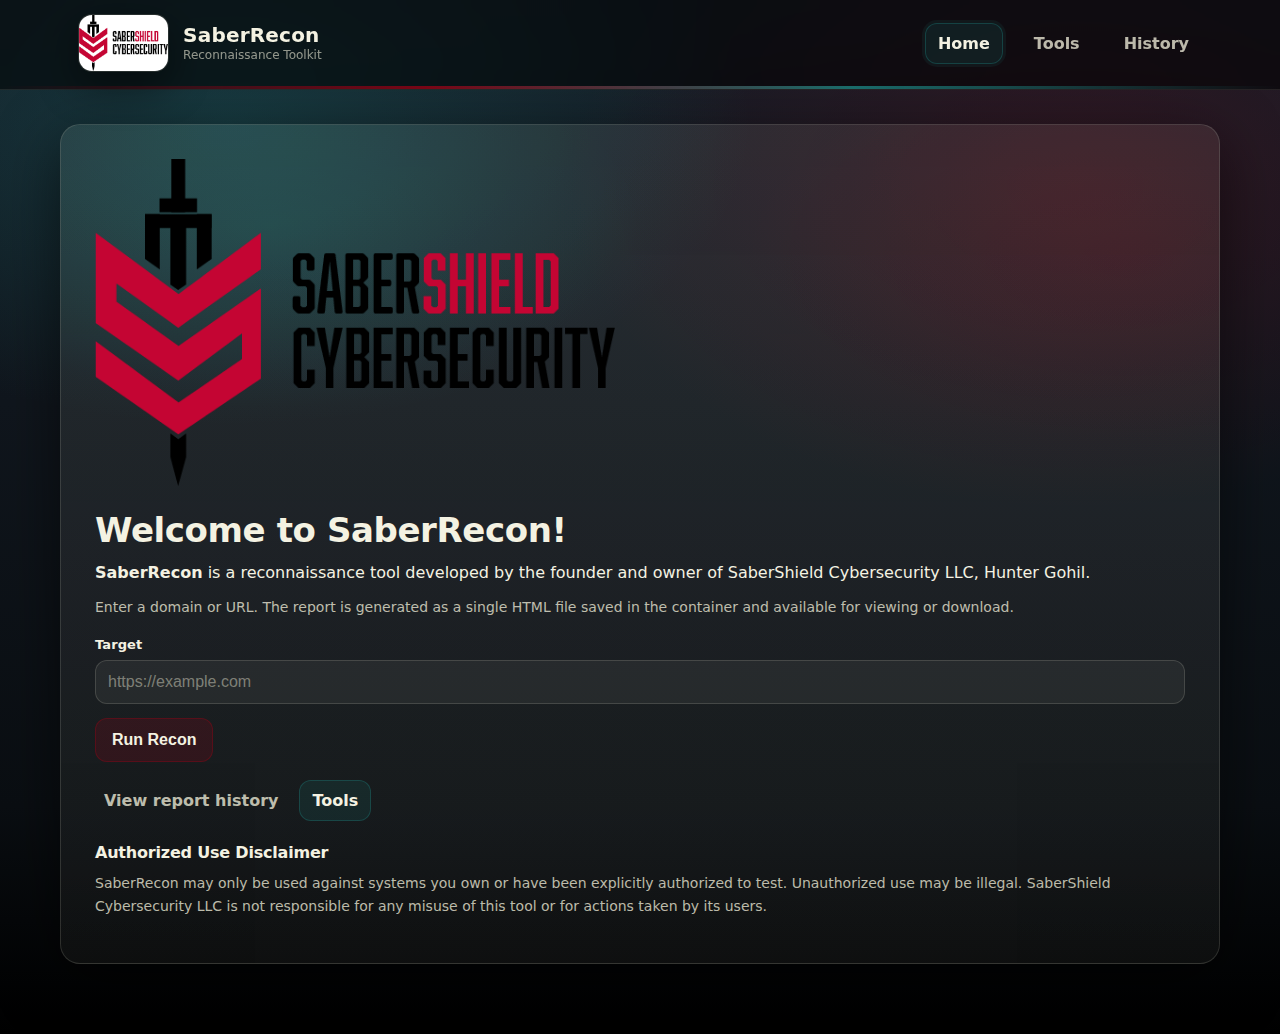
<file: templates/index.html>
<!doctype html>
<html lang="en">
<head>
  <meta charset="utf-8" />
  <meta name="viewport" content="width=device-width,initial-scale=1" />
  <title>SaberRecon</title>

  <link rel="stylesheet" href="/static/styles.css">

  <style>
    :root{
      --ss-red:   rgb(163, 0, 21);
      --ss-teal:  rgb(32, 163, 158);
      --ss-cream: rgb(237, 235, 215);
      --ss-black: rgb(0, 0, 0);
      --ss-navy:  rgb(32, 44, 57);

      --bg-top:   rgb(22, 30, 40);
      --bg-mid:   rgb(10, 14, 18);
      --panel:    rgba(237,235,215,0.06);
      --panel2:   rgba(237,235,215,0.085);
      --border:   rgba(237,235,215,0.14);
      --border2:  rgba(237,235,215,0.22);

      --text:     rgb(244, 242, 226);
      --muted:    rgba(237,235,215,0.78);
      --muted2:   rgba(237,235,215,0.60);

      --tealGlow: rgba(32,163,158,0.22);
      --redGlow:  rgba(163,0,21,0.20);

      --radius: 18px;
      --shadow: 0 18px 60px rgba(0,0,0,.55);
    }

    * { box-sizing: border-box; }
    body{
      margin:0;
      font-family: ui-sans-serif, system-ui, -apple-system, Segoe UI, Roboto, Arial, "Apple Color Emoji","Segoe UI Emoji";
      color: var(--text);
      background:
        radial-gradient(900px 520px at 18% 12%, var(--tealGlow), transparent 58%),
        radial-gradient(820px 520px at 84% 18%, var(--redGlow), transparent 62%),
        linear-gradient(180deg, var(--bg-top) 0%, var(--bg-mid) 78%, var(--ss-black) 100%);
      min-height: 100vh;
    }
    a{ color: inherit; text-decoration: none; }

    .topbar{
      position: sticky;
      top: 0;
      z-index: 100;
      backdrop-filter: blur(12px);
      -webkit-backdrop-filter: blur(12px);
      background: rgba(0,0,0,0.55);
      border-bottom: 1px solid rgba(237,235,215,0.10);
    }
    .topbar-inner{
      max-width: 1160px;
      margin: 0 auto;
      padding: 14px 18px;
      display:flex;
      align-items:center;
      justify-content: space-between;
      gap: 16px;
    }
    .brand{
      display:flex;
      align-items:center;
      gap: 14px;
      min-width: 260px;
    }
    .brand img{
      height: 58px;
      width: auto;
      border-radius: 14px;
      border: 1px solid rgba(237,235,215,0.14);
      box-shadow: 0 14px 40px rgba(0,0,0,.45);
      background: rgba(0,0,0,0.25);
    }
    .brand .name{
      font-weight: 900;
      letter-spacing: .2px;
      font-size: 20px;
      line-height: 1.1;
    }
    .brand .tag{
      font-size: 12px;
      color: var(--muted2);
      margin-top: 2px;
    }
    .nav{
      display:flex;
      align-items:center;
      gap: 18px;
      font-weight: 800;
      color: var(--muted);
    }
    .nav a{
      padding: 10px 12px;
      border-radius: 12px;
      transition: 140ms ease;
      border: 1px solid transparent;
    }
    .nav a:hover{
      background: rgba(237,235,215,0.06);
      border-color: rgba(237,235,215,0.10);
      color: var(--text);
    }
    .nav a.active{
      background: rgba(32,163,158,0.12);
      border: 1px solid rgba(32,163,158,0.28);
      color: var(--text);
      box-shadow: 0 0 0 3px rgba(32,163,158,0.08);
    }
    .accent-line{
      height: 3px;
      background: linear-gradient(
        90deg,
        rgba(163,0,21,0.0),
        rgba(163,0,21,0.85),
        rgba(32,163,158,0.75),
        rgba(32,163,158,0.0)
      );
      opacity: .85;
    }
    .page{
      width: 100%;
      min-height: calc(100vh - 76px);
      display:flex;
      justify-content:center;
      align-items:flex-start;
      padding: 34px 18px 70px;
    }

    .container{
      width: 100%;
      max-width: 1160px;
      border-radius: calc(var(--radius) + 2px);
      border: 1px solid var(--border);
      box-shadow: var(--shadow);
      padding: 34px 34px;
      position: relative;
      overflow: hidden;

      background: linear-gradient(180deg, rgba(237,235,215,0.09), rgba(237,235,215,0.05));
    }
    .container:before{
      content:"";
      position:absolute;
      inset:-1px;
      background:
        radial-gradient(620px 320px at 18% 12%, rgba(32,163,158,0.16), transparent 60%),
        radial-gradient(620px 320px at 92% 16%, rgba(163,0,21,0.10), transparent 62%);
      opacity: .95;
      pointer-events:none;
    }
    .container > *{ position: relative; }

    .logo {
      max-width: 520px;
      width: 100%;
      height: auto;
      margin-bottom: 24px;
    
      background: none;
      border: none;
      border-radius: 0;
      box-shadow: none;
      padding: 0;
    
      display: block;
    }
    

    h1{
      margin: 8px 0 10px;
      font-size: 34px;
      letter-spacing: -0.4px;
    }

    p{
      font-size: 16px;
      line-height: 1.65;
      color: var(--text);
      margin: 10px 0;
    }

    .muted{
      color: var(--muted);
      font-size: 14px;
      margin-top: 6px;
    }

    label{
      display:block;
      margin-top: 18px;
      font-weight: 900;
      font-size: 13px;
      letter-spacing: 0.1px;
      color: var(--text);
    }

    input{
      width: 100%;
      padding: 12px 12px;
      font-size: 16px;
      margin-top: 8px;
      border-radius: 12px;
      border: 1px solid rgba(237,235,215,0.16);
      background: rgba(237,235,215,0.06);
      color: var(--text);
      outline: none;
      transition: 140ms ease;
    }
    input::placeholder{ color: rgba(237,235,215,0.45); }
    input:focus{
      border-color: rgba(32,163,158,0.42);
      box-shadow: 0 0 0 3px rgba(32,163,158,0.10);
      background: rgba(237,235,215,0.07);
    }

    button{
      margin-top: 14px;
      padding: 12px 16px;
      font-size: 16px;
      border-radius: 12px;
      border: 1px solid rgba(163,0,21,0.35);
      cursor: pointer;
      background: rgba(163,0,21,0.18);
      color: var(--text);
      font-weight: 900;
      transition: 140ms ease;
    }
    button:hover{
      border-color: rgba(163,0,21,0.55);
      background: rgba(163,0,21,0.24);
      box-shadow: 0 0 0 3px rgba(163,0,21,0.10);
    }

    .links{
      margin-top: 18px;
      display:flex;
      gap: 12px;
      flex-wrap: wrap;
    }

    .link-btn{
      display:inline-flex;
      align-items:center;
      gap: 10px;
      font-weight: 900;
      color: var(--text);
      border-radius: 12px;
      padding: 10px 12px;
      border: 1px solid rgba(32,163,158,0.26);
      background: rgba(32,163,158,0.10);
      transition: 140ms ease;
    }
    .link-btn:hover{
      border-color: rgba(32,163,158,0.42);
      background: rgba(32,163,158,0.14);
      box-shadow: 0 0 0 3px rgba(32,163,158,0.10);
    }

    .link-plain{
      display:inline-flex;
      align-items:center;
      padding: 10px 8px;
      color: var(--muted);
      font-weight: 900;
      border-radius: 12px;
      border: 1px solid transparent;
      transition: 140ms ease;
    }
    .link-plain:hover{
      color: var(--text);
      background: rgba(237,235,215,0.06);
      border-color: rgba(237,235,215,0.10);
    }

    h3{
      margin-top: 22px;
      margin-bottom: 8px;
      font-size: 16px;
      letter-spacing: -0.2px;
    }

    .disclaimer{
      color: var(--muted);
      font-size: 14px;
      line-height: 1.65;
    }

    @media (max-width: 640px){
      .container{ padding: 22px; }
      h1{ font-size: 28px; }
      .brand{ min-width: unset; }
      .brand .name, .brand .tag{ display:none; }
    }
  </style>
</head>

<body>
  <header class="topbar">
    <div class="topbar-inner">
      <a href="/" class="brand">
        <img src="/static/SaberShieldLogoWithTextWithBackground.png" alt="SaberShield">
        <div>
          <div class="name">SaberRecon</div>
          <div class="tag">Reconnaissance Toolkit</div>
        </div>
      </a>

      <nav class="nav">
        <a class="active" href="/">Home</a>
        <a href="/tools">Tools</a>
        <a href="/history">History</a>
      </nav>
    </div>
    <div class="accent-line"></div>
  </header>

  <div class="page">
    <div class="container">

      <img
        src="/static/SaberShieldLogoWithText.png"
        alt="SaberShield Cybersecurity"
        class="logo"
      />

      <h1>Welcome to SaberRecon!</h1>

      <p>
        <strong>SaberRecon</strong> is a reconnaissance tool developed by the founder
        and owner of SaberShield Cybersecurity LLC, Hunter Gohil.
      </p>

      <p class="muted">
        Enter a domain or URL. The report is generated as a single HTML file saved in the container
        and available for viewing or download.
      </p>

      <form action="/run" method="post">
        <label for="target">Target</label>
        <input id="target" name="target" placeholder="https://example.com" required />
        <button type="submit">Run Recon</button>
      </form>

      <div class="links">
        <a class="link-plain" href="/history">View report history</a>
        <a class="link-btn" href="/tools">Tools</a>
      </div>

      <h3>Authorized Use Disclaimer</h3>

      <p class="disclaimer">
        SaberRecon may only be used against systems you own or have been explicitly authorized to test.
        Unauthorized use may be illegal. SaberShield Cybersecurity LLC is not responsible for any misuse
        of this tool or for actions taken by its users.
      </p>

    </div>
  </div>
</body>
</html>
</file>
<file: static/styles.css>
.container {
  padding-bottom: 110px;
}

.cmdbar {
  position: fixed;
  left: 0;
  right: 0;
  bottom: 0;
  background: #0b0b0b;
  border-top: 2px solid #b30000;
  padding: 12px;
  z-index: 9999;
}

.cmdbar-inner {
  max-width: 1100px;
  margin: 0 auto;
  display: flex;
  gap: 10px;
  align-items: center;
}

.cmdbar-label {
  color: #fff;
  font-weight: 700;
  white-space: nowrap;
}

.cmdbar-input {
  flex: 1;
  font-family: monospace;
  padding: 10px;
  border-radius: 6px;
  border: 1px solid #333;
}

.cmdbar-run {
  background: #b30000;
  color: #fff;
  border: 1px solid #000;
  padding: 10px 14px;
  border-radius: 6px;
  cursor: pointer;
  font-weight: 700;
}

.group summary {
  cursor: pointer;
  font-weight: 700;
  margin-top: 10px;
}
.group {
  border: 1px solid #ddd;
  border-radius: 10px;
  padding: 10px;
  margin-top: 10px;
}
</file>
